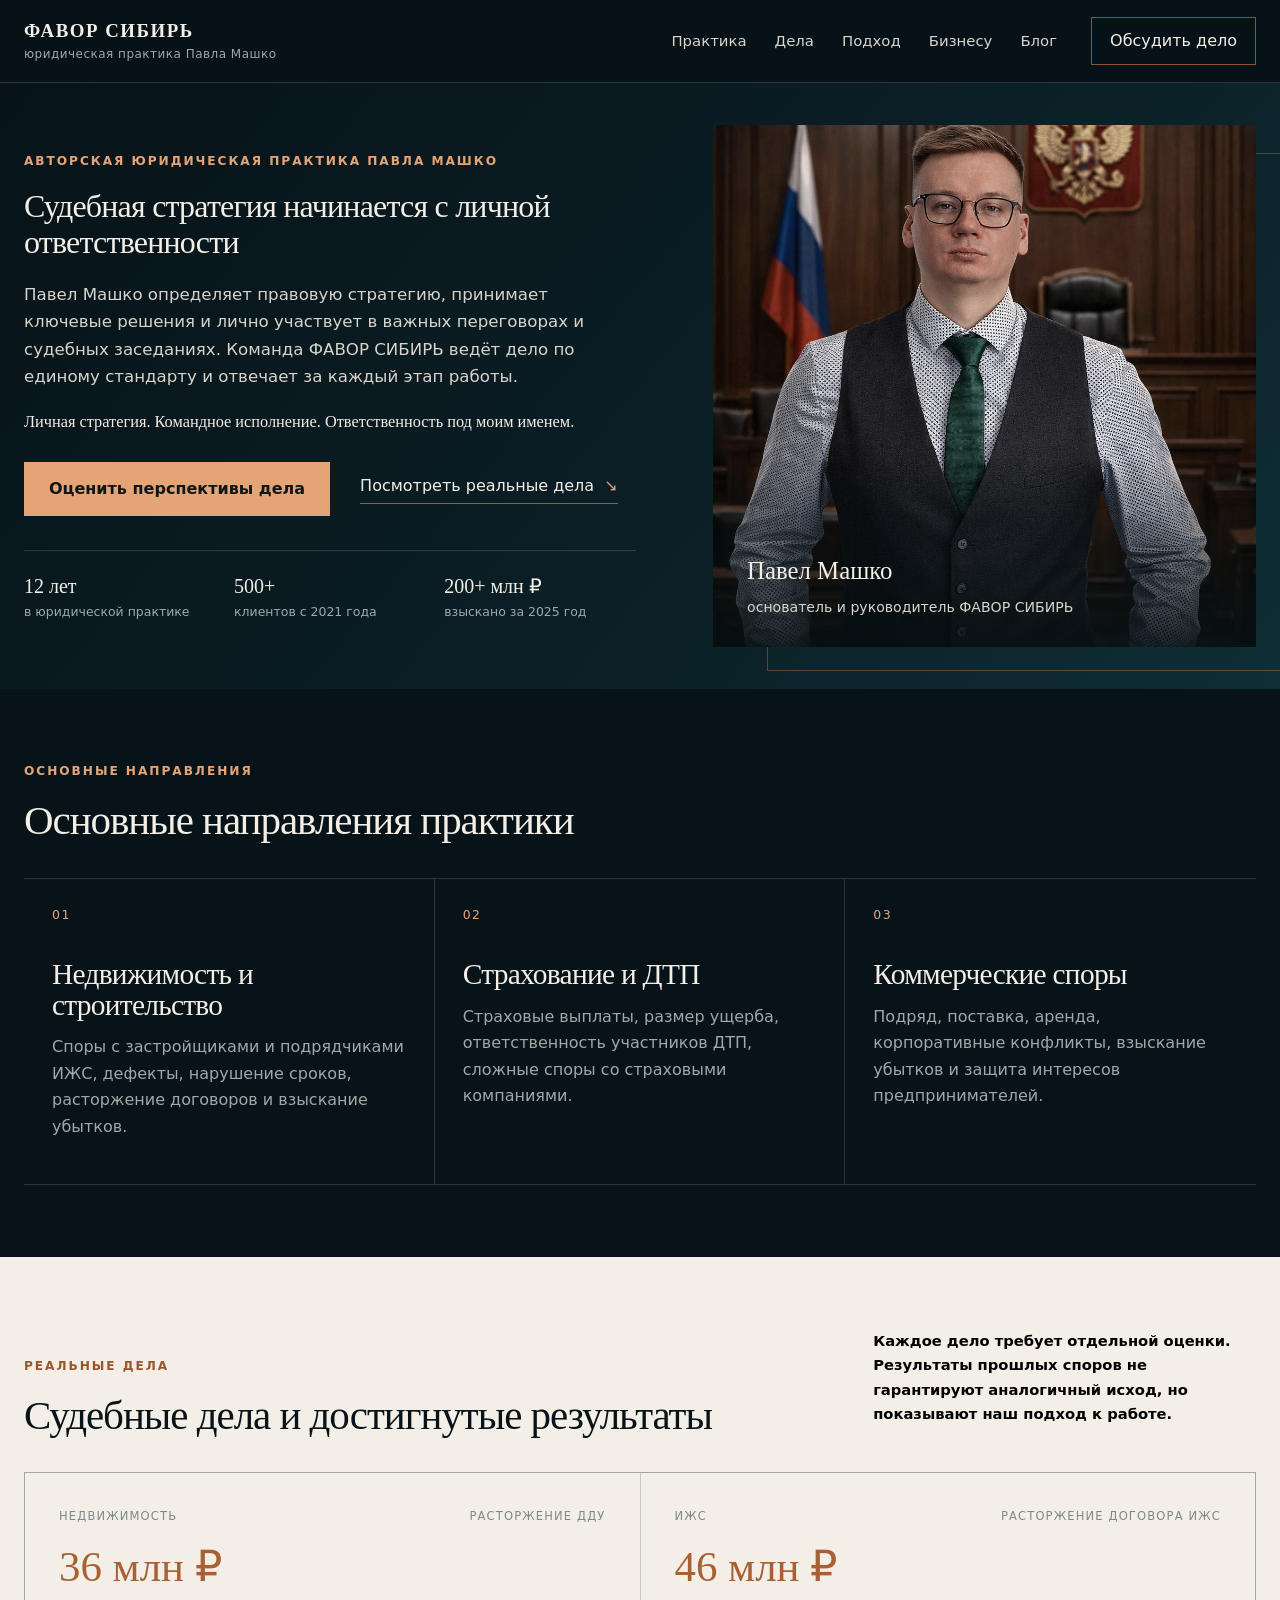
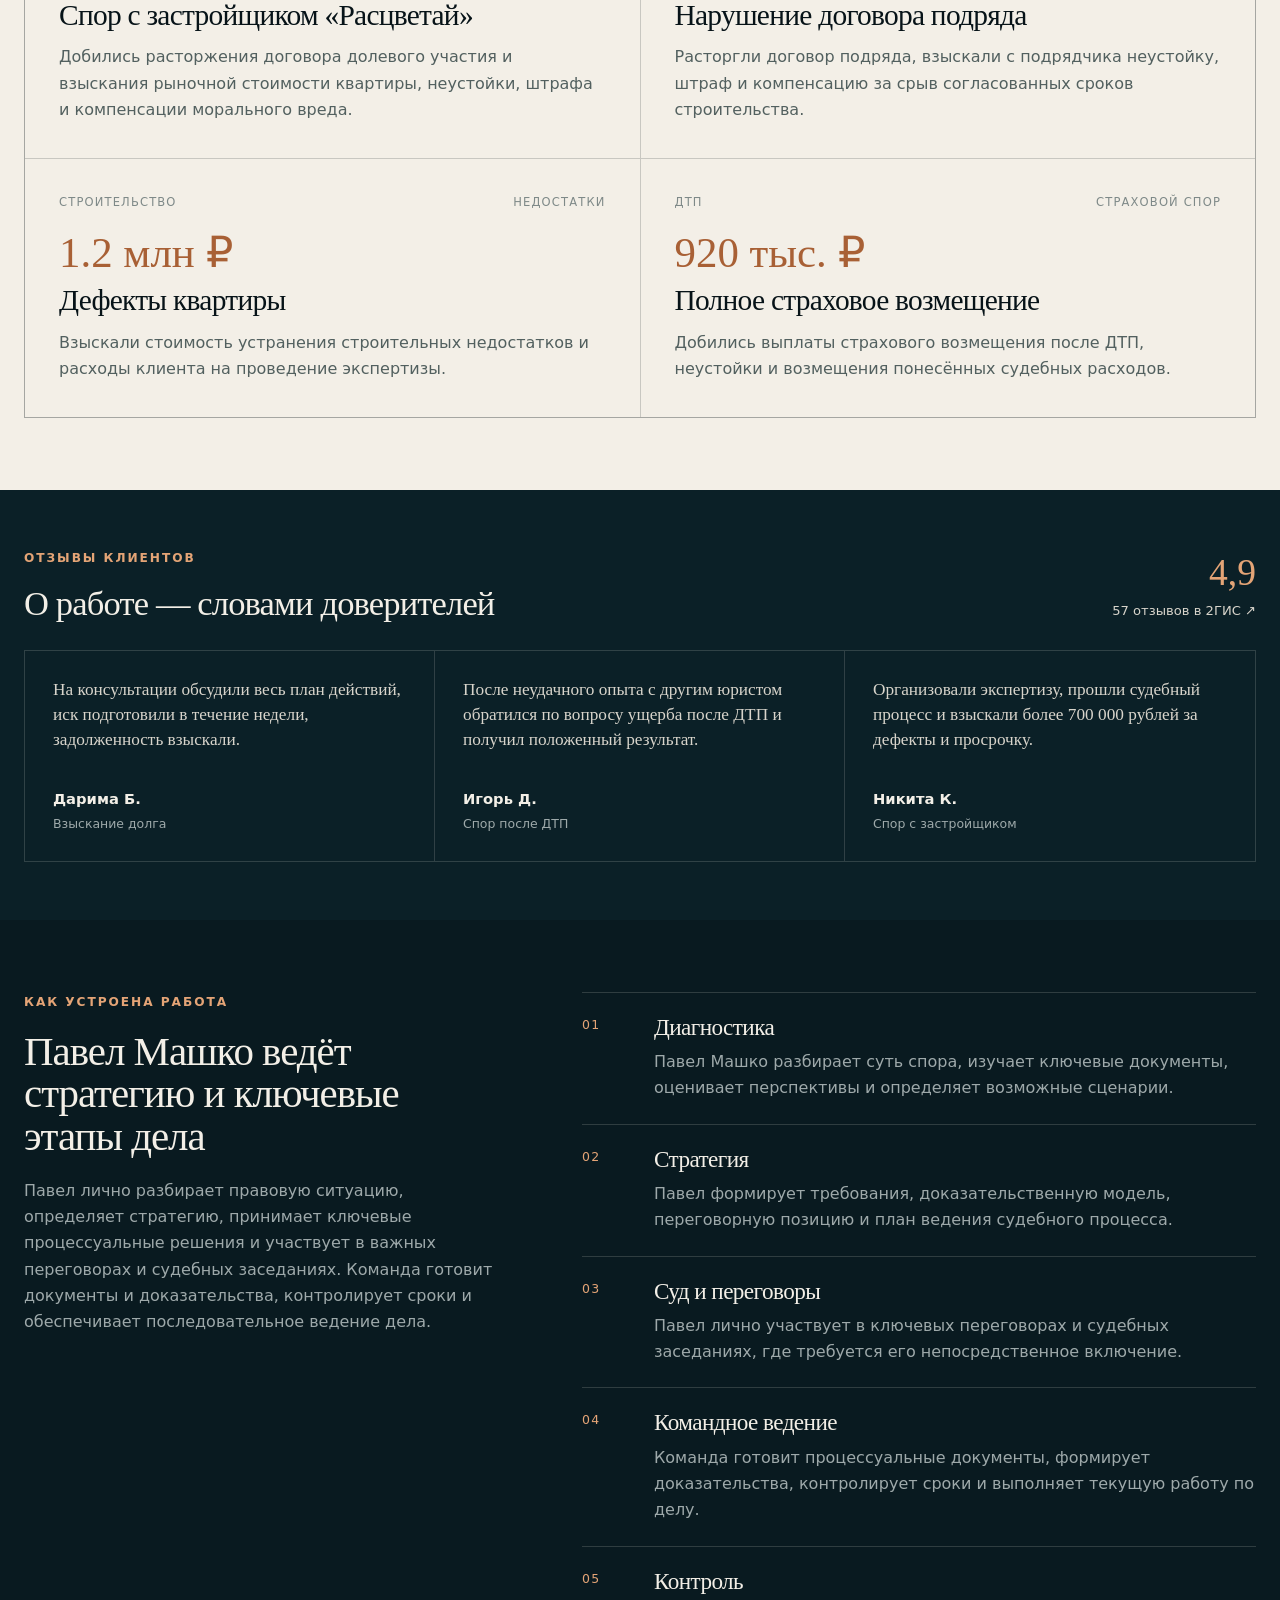
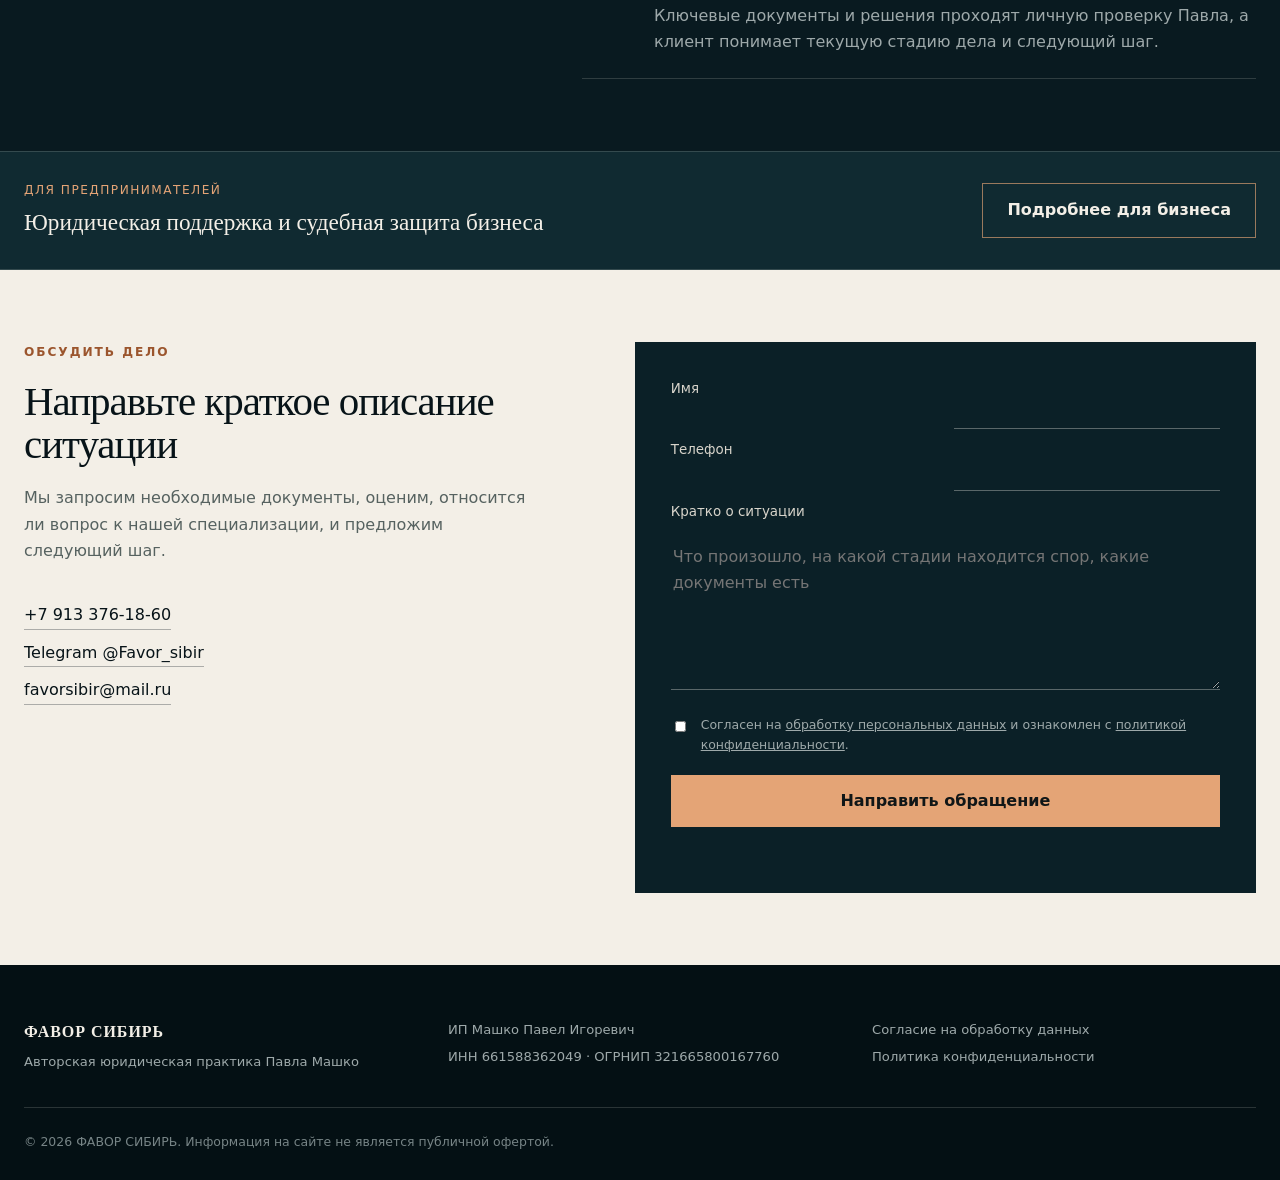
<file: index.html>
<!doctype html>
<html lang="ru">
<head>
  <meta charset="utf-8">
  <meta name="viewport" content="width=device-width, initial-scale=1">
  <title>ФАВОР СИБИРЬ — авторская юридическая практика Павла Машко</title>
  <meta name="description" content="Авторская юридическая практика Павла Машко. Споры в сфере недвижимости и строительства, страхования и ДТП, коммерческие и арбитражные споры.">
  <meta name="theme-color" content="#081419">
  <link rel="icon" type="image/png" sizes="32x32" href="favicon-32x32.png">
  <link rel="stylesheet" href="styles.css?v=6">
</head>
<body>
  <a class="skip-link" href="#main">Перейти к содержанию</a>
  <header class="site-header" id="top">
    <div class="shell header-inner">
      <a class="brand" href="index.html" aria-label="ФАВОР СИБИРЬ — в начало страницы">
        <span class="brand-name">ФАВОР СИБИРЬ</span>
        <span class="brand-subtitle">юридическая практика Павла Машко</span>
      </a>
      <button class="menu-button" type="button" aria-expanded="false" aria-controls="site-nav">Меню</button>
      <nav class="site-nav" id="site-nav" aria-label="Основная навигация">
        <a href="#practice">Практика</a>
        <a href="#cases">Дела</a>
        <a href="#approach">Подход</a>
        <a href="business.html">Бизнесу</a>
        <a href="https://t.me/pavelmashko" target="_blank" rel="noreferrer">Блог</a>
      </nav>
      <a class="header-contact" href="#contact">Обсудить дело</a>
    </div>
  </header>

  <main id="main">
    <section class="hero">
      <div class="shell hero-grid">
        <div class="hero-copy reveal">
          <p class="eyebrow">Авторская юридическая практика Павла Машко</p>
          <h1>Судебная стратегия начинается с личной ответственности</h1>
          <p class="hero-lead">Павел Машко определяет правовую стратегию, принимает ключевые решения и лично участвует в важных переговорах и судебных заседаниях. Команда ФАВОР СИБИРЬ ведёт дело по единому стандарту и отвечает за каждый этап работы.</p>
          <p class="hero-formula">Личная стратегия. Командное исполнение. Ответственность под моим именем.</p>
          <div class="hero-actions">
            <a class="button button-primary" href="#contact">Оценить перспективы дела</a>
            <a class="text-link" href="#cases">Посмотреть реальные дела <span aria-hidden="true">↘</span></a>
          </div>
          <div class="hero-facts" aria-label="Показатели практики">
            <span><strong>12 лет</strong> в юридической практике</span>
            <span><strong>500+</strong> клиентов с 2021 года</span>
            <span><strong>200+ млн ₽</strong> взыскано за 2025 год</span>
          </div>
        </div>
        <figure class="hero-portrait reveal">
          <img src="assets/pavel-mashko.jpg" alt="Павел Машко в зале суда" width="1024" height="1536">
          <figcaption>
            <strong>Павел Машко</strong>
            <span>основатель и руководитель ФАВОР СИБИРЬ</span>
          </figcaption>
        </figure>
      </div>
    </section>

    <section class="section" id="practice">
      <div class="shell">
        <div class="section-heading reveal">
          <p class="eyebrow">Основные направления</p>
          <h2>Основные направления практики</h2>
        </div>
        <div class="practice-grid">
          <article class="practice-card reveal">
            <span class="card-number">01</span>
            <h3>Недвижимость и строительство</h3>
            <p>Споры с застройщиками и подрядчиками ИЖС, дефекты, нарушение сроков, расторжение договоров и взыскание убытков.</p>
          </article>
          <article class="practice-card reveal">
            <span class="card-number">02</span>
            <h3>Страхование и ДТП</h3>
            <p>Страховые выплаты, размер ущерба, ответственность участников ДТП, сложные споры со страховыми компаниями.</p>
          </article>
          <article class="practice-card reveal">
            <span class="card-number">03</span>
            <h3>Коммерческие споры</h3>
            <p>Подряд, поставка, аренда, корпоративные конфликты, взыскание убытков и защита интересов предпринимателей.</p>
          </article>
        </div>
      </div>
    </section>

    <section class="section cases-section" id="cases">
      <div class="shell">
        <div class="section-heading heading-row reveal">
          <div>
            <p class="eyebrow">Реальные дела</p>
            <h2>Судебные дела и достигнутые результаты</h2>
          </div>
          <p class="heading-note">Каждое дело требует отдельной оценки. Результаты прошлых споров не гарантируют аналогичный исход, но показывают наш подход к работе.</p>
        </div>
        <div class="cases-grid">
          <article class="case-card reveal">
            <div class="case-topline"><span>Недвижимость</span><span>Расторжение ДДУ</span></div>
            <div class="case-result">36 млн ₽</div>
            <h3>Спор с застройщиком «Расцветай»</h3>
            <p>Добились расторжения договора долевого участия и взыскания рыночной стоимости квартиры, неустойки, штрафа и компенсации морального вреда.</p>
          </article>
          <article class="case-card reveal">
            <div class="case-topline"><span>ИЖС</span><span>Расторжение договора ИЖС</span></div>
            <div class="case-result">46 млн ₽</div>
            <h3>Нарушение договора подряда</h3>
            <p>Расторгли договор подряда, взыскали с подрядчика неустойку, штраф и компенсацию за срыв согласованных сроков строительства.</p>
          </article>
          <article class="case-card reveal">
            <div class="case-topline"><span>Строительство</span><span>Недостатки</span></div>
            <div class="case-result">1.2 млн ₽</div>
            <h3>Дефекты квартиры</h3>
            <p>Взыскали стоимость устранения строительных недостатков и расходы клиента на проведение экспертизы.</p>
          </article>
          <article class="case-card reveal">
            <div class="case-topline"><span>ДТП</span><span>Страховой спор</span></div>
            <div class="case-result">920 тыс. ₽</div>
            <h3>Полное страховое возмещение</h3>
            <p>Добились выплаты страхового возмещения после ДТП, неустойки и возмещения понесённых судебных расходов.</p>
          </article>
        </div>
      </div>
    </section>

    <section class="section reviews-section" id="reviews">
      <div class="shell">
        <div class="reviews-heading reveal">
          <div>
            <p class="eyebrow">Отзывы клиентов</p>
            <h2>О работе — словами доверителей</h2>
          </div>
          <a class="reviews-rating" href="https://2gis.ru/novosibirsk/firm/70000001056315569/tab/reviews" target="_blank" rel="noreferrer" aria-label="Посмотреть все отзывы о ФАВОР СИБИРЬ в 2ГИС">
            <strong>4,9</strong>
            <span>57 отзывов в 2ГИС ↗</span>
          </a>
        </div>
        <div class="reviews-grid">
          <article class="review-card reveal">
            <p>На консультации обсудили весь план действий, иск подготовили в течение недели, задолженность взыскали.</p>
            <footer><strong>Дарима Б.</strong><span>Взыскание долга</span></footer>
          </article>
          <article class="review-card reveal">
            <p>После неудачного опыта с другим юристом обратился по вопросу ущерба после ДТП и получил положенный результат.</p>
            <footer><strong>Игорь Д.</strong><span>Спор после ДТП</span></footer>
          </article>
          <article class="review-card reveal">
            <p>Организовали экспертизу, прошли судебный процесс и взыскали более 700 000 рублей за дефекты и просрочку.</p>
            <footer><strong>Никита К.</strong><span>Спор с застройщиком</span></footer>
          </article>
        </div>
      </div>
    </section>

    <section class="section approach-section" id="approach">
      <div class="shell approach-grid">
        <div class="section-heading sticky-heading reveal">
          <p class="eyebrow">Как устроена работа</p>
          <h2>Павел Машко ведёт стратегию и ключевые этапы дела</h2>
          <p>Павел лично разбирает правовую ситуацию, определяет стратегию, принимает ключевые процессуальные решения и участвует в важных переговорах и судебных заседаниях. Команда готовит документы и доказательства, контролирует сроки и обеспечивает последовательное ведение дела.</p>
        </div>
        <ol class="steps-list">
          <li class="reveal">
            <span>01</span>
            <div><h3>Диагностика</h3><p>Павел Машко разбирает суть спора, изучает ключевые документы, оценивает перспективы и определяет возможные сценарии.</p></div>
          </li>
          <li class="reveal">
            <span>02</span>
            <div><h3>Стратегия</h3><p>Павел формирует требования, доказательственную модель, переговорную позицию и план ведения судебного процесса.</p></div>
          </li>
          <li class="reveal">
            <span>03</span>
            <div><h3>Суд и переговоры</h3><p>Павел лично участвует в ключевых переговорах и судебных заседаниях, где требуется его непосредственное включение.</p></div>
          </li>
          <li class="reveal">
            <span>04</span>
            <div><h3>Командное ведение</h3><p>Команда готовит процессуальные документы, формирует доказательства, контролирует сроки и выполняет текущую работу по делу.</p></div>
          </li>
          <li class="reveal">
            <span>05</span>
            <div><h3>Контроль</h3><p>Ключевые документы и решения проходят личную проверку Павла, а клиент понимает текущую стадию дела и следующий шаг.</p></div>
          </li>
        </ol>
      </div>
    </section>

    <aside class="business-strip" id="business">
      <div class="shell business-strip-inner reveal">
        <div><span>Для предпринимателей</span><strong>Юридическая поддержка и судебная защита бизнеса</strong></div>
        <a class="button button-outline" href="business.html">Подробнее для бизнеса</a>
      </div>
    </aside>

    <section class="section contact-section" id="contact">
      <div class="shell contact-grid">
        <div class="contact-copy reveal">
          <p class="eyebrow">Обсудить дело</p>
          <h2>Направьте краткое описание ситуации</h2>
          <p>Мы запросим необходимые документы, оценим, относится ли вопрос к нашей специализации, и предложим следующий шаг.</p>
          <div class="direct-contacts">
            <a href="tel:+79133761860">+7 913 376-18-60</a>
            <a href="https://t.me/Favor_sibir" target="_blank" rel="noreferrer">Telegram @Favor_sibir</a>
            <a href="mailto:favorsibir@mail.ru">favorsibir@mail.ru</a>
          </div>
        </div>
        <form class="contact-form reveal" id="contact-form">
          <label for="name">Имя</label>
          <input id="name" name="name" autocomplete="name" required>
          <label for="phone">Телефон</label>
          <input id="phone" name="phone" type="tel" autocomplete="tel" required>
          <label for="message">Кратко о ситуации</label>
          <textarea id="message" name="message" rows="5" required placeholder="Что произошло, на какой стадии находится спор, какие документы есть"></textarea>
          <label class="consent"><input id="consent" type="checkbox" required><span>Согласен на <a href="privacy.html" target="_blank">обработку персональных данных</a> и ознакомлен с <a href="privacy2.html" target="_blank">политикой конфиденциальности</a>.</span></label>
          <button class="button button-primary" type="submit">Направить обращение</button>
          <p class="form-status" id="form-status" role="status" aria-live="polite"></p>
        </form>
      </div>
    </section>
  </main>

  <footer class="site-footer">
    <div class="shell footer-grid">
      <div><strong>ФАВОР СИБИРЬ</strong><span>Авторская юридическая практика Павла Машко</span></div>
      <div><span>ИП Машко Павел Игоревич</span><span>ИНН 661588362049 · ОГРНИП 321665800167760</span></div>
      <div><a href="privacy.html">Согласие на обработку данных</a><a href="privacy2.html">Политика конфиденциальности</a></div>
    </div>
    <div class="shell footer-bottom">© 2026 ФАВОР СИБИРЬ. Информация на сайте не является публичной офертой.</div>
  </footer>
  <script src="script.js"></script>
</body>
</html>
</file>
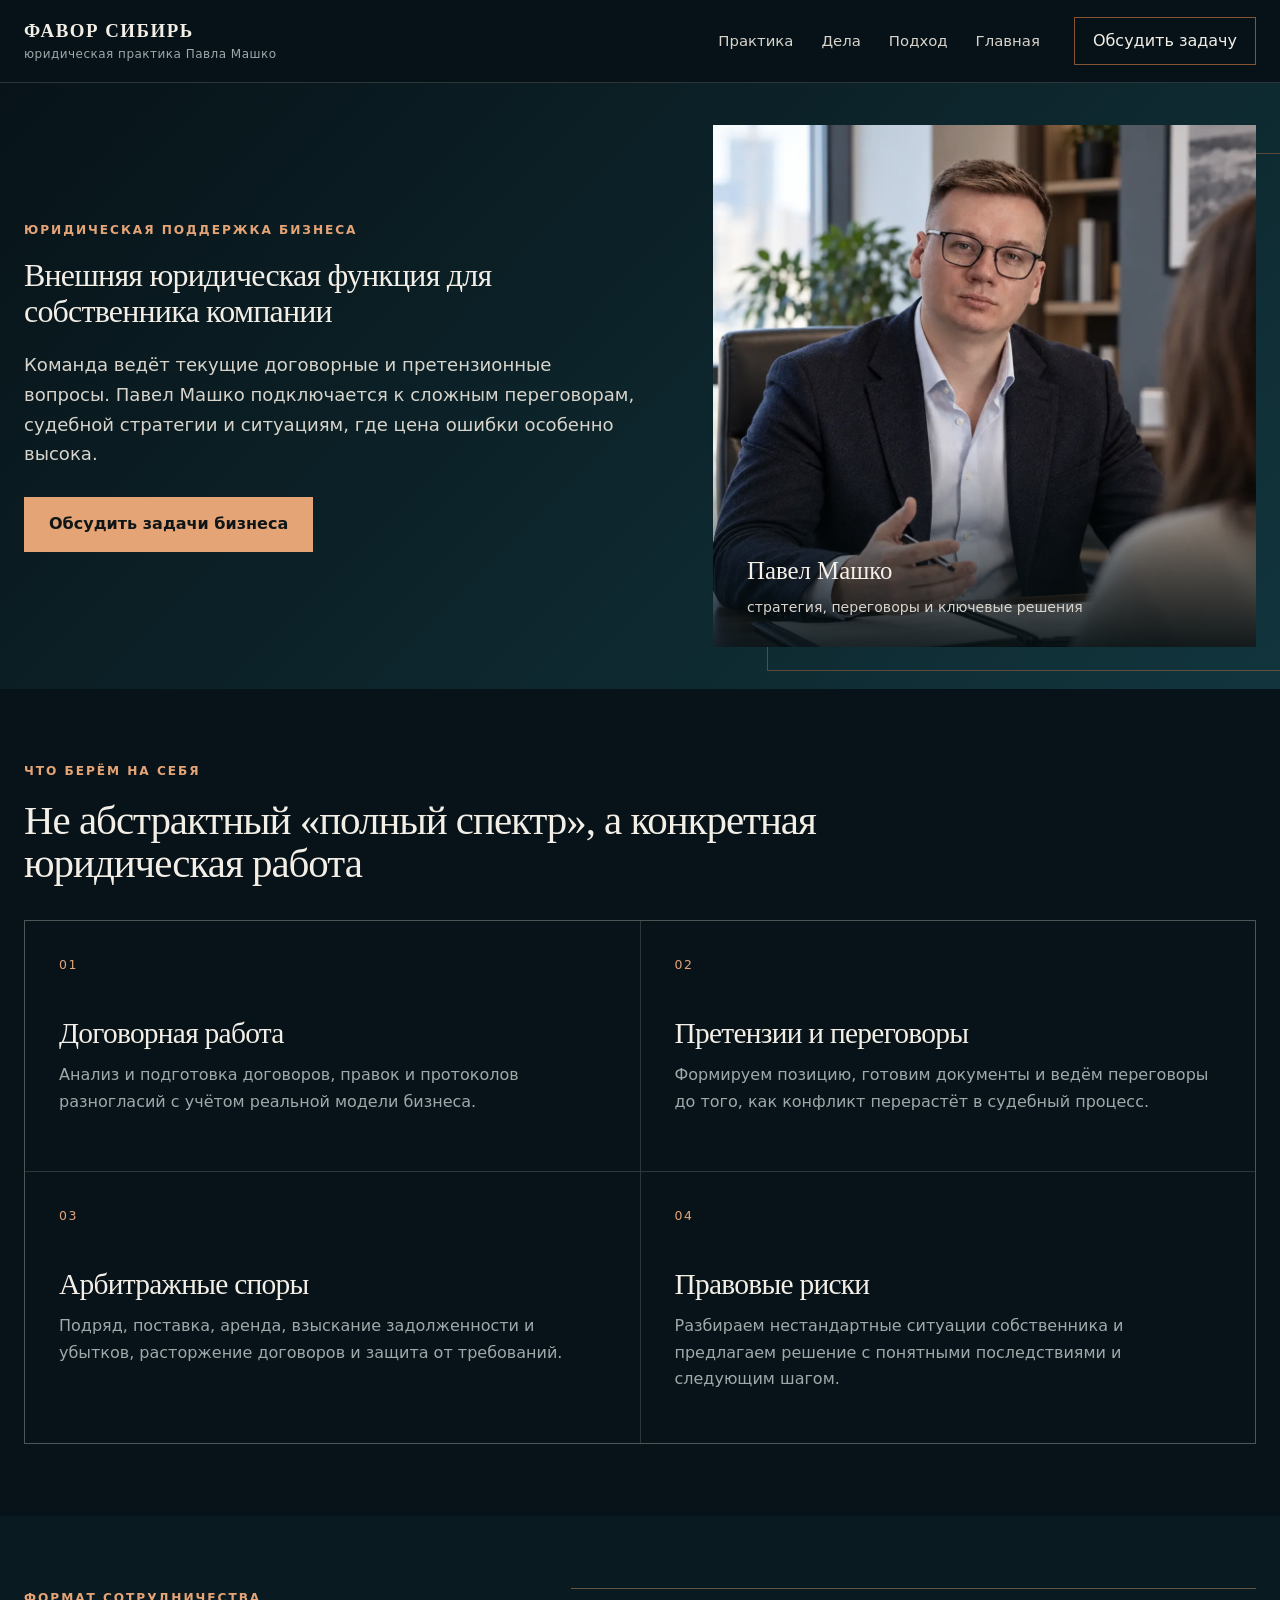
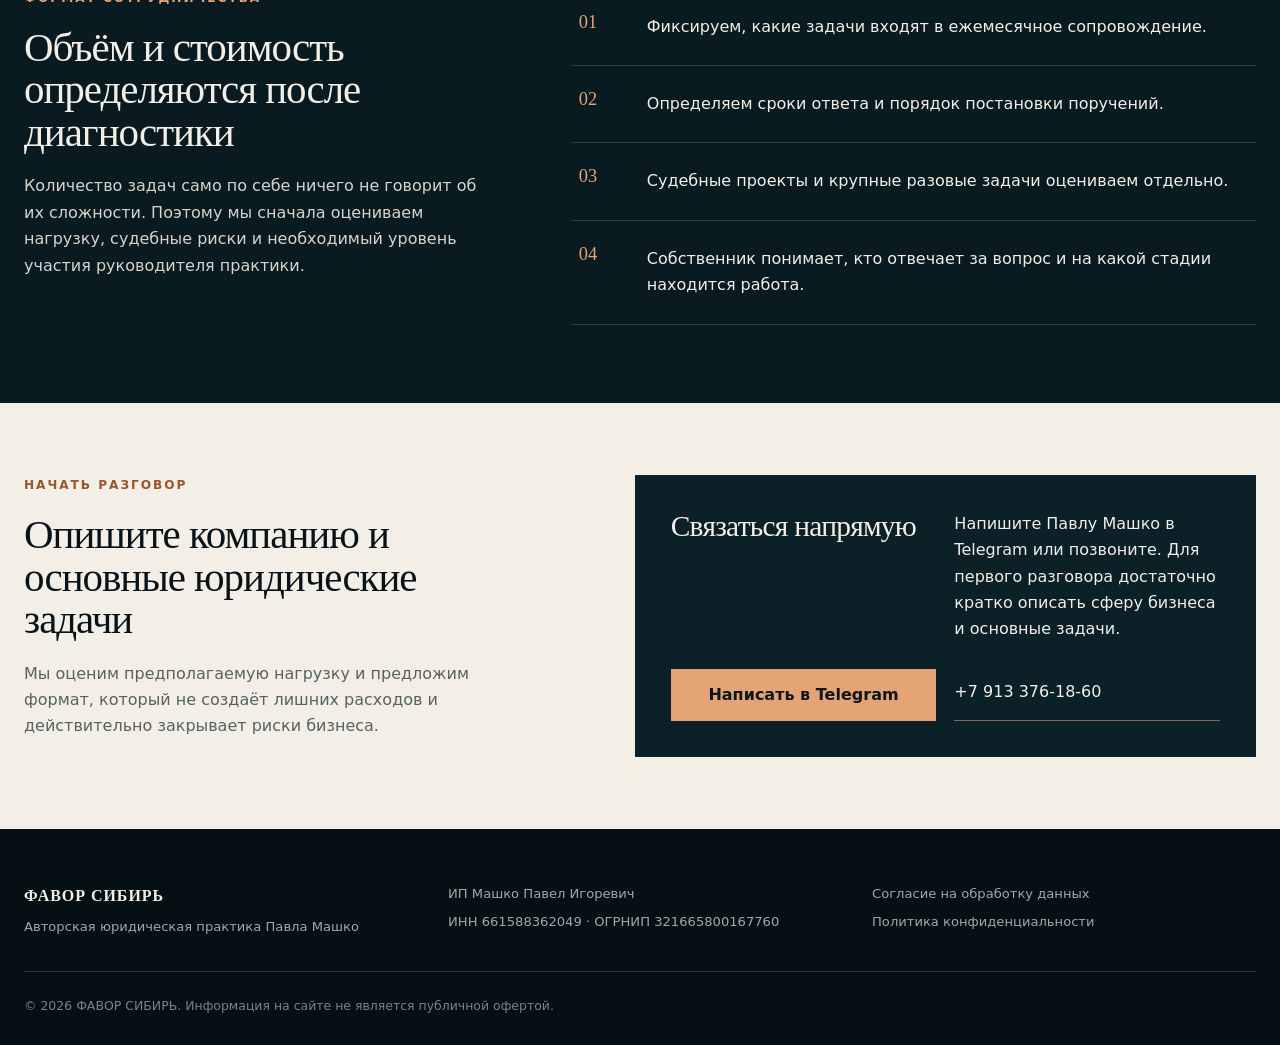
<file: business.html>
<!doctype html>
<html lang="ru">
<head>
  <meta charset="utf-8">
  <meta name="viewport" content="width=device-width, initial-scale=1">
  <title>Юридическая поддержка бизнеса — ФАВОР СИБИРЬ</title>
  <meta name="description" content="Юридическая поддержка предпринимателей и судебная защита бизнеса под руководством Павла Машко.">
  <meta name="theme-color" content="#081419">
  <link rel="icon" type="image/png" sizes="32x32" href="favicon-32x32.png">
  <link rel="stylesheet" href="styles.css?v=6">
  <style>
    .business-conditions .business-conditions-list {
      counter-reset: cooperation-step;
      display: grid;
      gap: 0;
      align-self: start;
      background: transparent;
      border-top: 1px solid rgba(228, 164, 118, .42);
    }

    .business-conditions .business-conditions-list p {
      counter-increment: cooperation-step;
      position: relative;
      margin: 0;
      padding: 25px 24px 25px 76px;
      background: transparent;
      border-bottom: 1px solid rgba(243, 239, 231, .16);
      color: var(--paper);
      font-size: 1rem;
    }

    .business-conditions .business-conditions-list p::before {
      content: "0" counter(cooperation-step);
      position: absolute;
      left: 8px;
      top: 24px;
      color: var(--copper-light);
      font-family: var(--serif);
      font-size: 1.15rem;
      line-height: 1;
    }

    @media (max-width: 780px) {
      .business-conditions .business-conditions-list p {
        padding: 22px 10px 22px 58px;
      }

      .business-conditions .business-conditions-list p::before {
        left: 4px;
        top: 22px;
      }
    }
  </style>
</head>
<body>
  <header class="site-header">
    <div class="shell header-inner">
      <a class="brand" href="index.html">
        <span class="brand-name">ФАВОР СИБИРЬ</span>
        <span class="brand-subtitle">юридическая практика Павла Машко</span>
      </a>
      <nav class="site-nav" id="site-nav" aria-label="Основная навигация">
        <a href="index.html#practice">Практика</a>
        <a href="index.html#cases">Дела</a>
        <a href="index.html#approach">Подход</a>
        <a href="index.html">Главная</a>
      </nav>
      <a class="header-contact" href="index.html#contact">Обсудить задачу</a>
    </div>
  </header>

  <main>
    <section class="business-hero">
      <div class="shell business-hero-grid">
        <div class="business-hero-copy reveal">
          <div class="section-heading">
            <p class="eyebrow">Юридическая поддержка бизнеса</p>
            <h1>Внешняя юридическая функция для собственника компании</h1>
            <p>Команда ведёт текущие договорные и претензионные вопросы. Павел Машко подключается к сложным переговорам, судебной стратегии и ситуациям, где цена ошибки особенно высока.</p>
          </div>
          <a class="button button-primary" href="index.html#contact">Обсудить задачи бизнеса</a>
        </div>
        <figure class="hero-portrait business-portrait reveal">
          <img src="assets/pavel-business.webp" alt="Павел Машко на встрече с клиентом" width="1122" height="1402">
          <figcaption>
            <strong>Павел Машко</strong>
            <span>стратегия, переговоры и ключевые решения</span>
          </figcaption>
        </figure>
      </div>
    </section>

    <section class="section">
      <div class="shell">
        <div class="section-heading reveal">
          <p class="eyebrow">Что берём на себя</p>
          <h2>Не абстрактный «полный спектр», а конкретная юридическая работа</h2>
        </div>
        <div class="business-services">
          <article class="business-service reveal"><span class="card-number">01</span><h3>Договорная работа</h3><p>Анализ и подготовка договоров, правок и протоколов разногласий с учётом реальной модели бизнеса.</p></article>
          <article class="business-service reveal"><span class="card-number">02</span><h3>Претензии и переговоры</h3><p>Формируем позицию, готовим документы и ведём переговоры до того, как конфликт перерастёт в судебный процесс.</p></article>
          <article class="business-service reveal"><span class="card-number">03</span><h3>Арбитражные споры</h3><p>Подряд, поставка, аренда, взыскание задолженности и убытков, расторжение договоров и защита от требований.</p></article>
          <article class="business-service reveal"><span class="card-number">04</span><h3>Правовые риски</h3><p>Разбираем нестандартные ситуации собственника и предлагаем решение с понятными последствиями и следующим шагом.</p></article>
        </div>
      </div>
    </section>

    <section class="section approach-section">
      <div class="shell business-conditions">
        <div class="section-heading reveal">
          <p class="eyebrow">Формат сотрудничества</p>
          <h2>Объём и стоимость определяются после диагностики</h2>
          <p>Количество задач само по себе ничего не говорит об их сложности. Поэтому мы сначала оцениваем нагрузку, судебные риски и необходимый уровень участия руководителя практики.</p>
        </div>
        <div class="business-conditions-list reveal">
          <p>Фиксируем, какие задачи входят в ежемесячное сопровождение.</p>
          <p>Определяем сроки ответа и порядок постановки поручений.</p>
          <p>Судебные проекты и крупные разовые задачи оцениваем отдельно.</p>
          <p>Собственник понимает, кто отвечает за вопрос и на какой стадии находится работа.</p>
        </div>
      </div>
    </section>

    <section class="section contact-section">
      <div class="shell contact-grid">
        <div class="contact-copy reveal">
          <p class="eyebrow">Начать разговор</p>
          <h2>Опишите компанию и основные юридические задачи</h2>
          <p>Мы оценим предполагаемую нагрузку и предложим формат, который не создаёт лишних расходов и действительно закрывает риски бизнеса.</p>
        </div>
        <div class="contact-form reveal">
          <h3>Связаться напрямую</h3>
          <p>Напишите Павлу Машко в Telegram или позвоните. Для первого разговора достаточно кратко описать сферу бизнеса и основные задачи.</p>
          <a class="button button-primary" href="https://t.me/Favor_sibir" target="_blank" rel="noreferrer">Написать в Telegram</a>
          <a class="text-link" href="tel:+79133761860">+7 913 376-18-60</a>
        </div>
      </div>
    </section>
  </main>

  <footer class="site-footer">
    <div class="shell footer-grid">
      <div><strong>ФАВОР СИБИРЬ</strong><span>Авторская юридическая практика Павла Машко</span></div>
      <div><span>ИП Машко Павел Игоревич</span><span>ИНН 661588362049 · ОГРНИП 321665800167760</span></div>
      <div><a href="privacy.html">Согласие на обработку данных</a><a href="privacy2.html">Политика конфиденциальности</a></div>
    </div>
    <div class="shell footer-bottom">© 2026 ФАВОР СИБИРЬ. Информация на сайте не является публичной офертой.</div>
  </footer>
  <script src="script.js"></script>
</body>
</html>
</file>
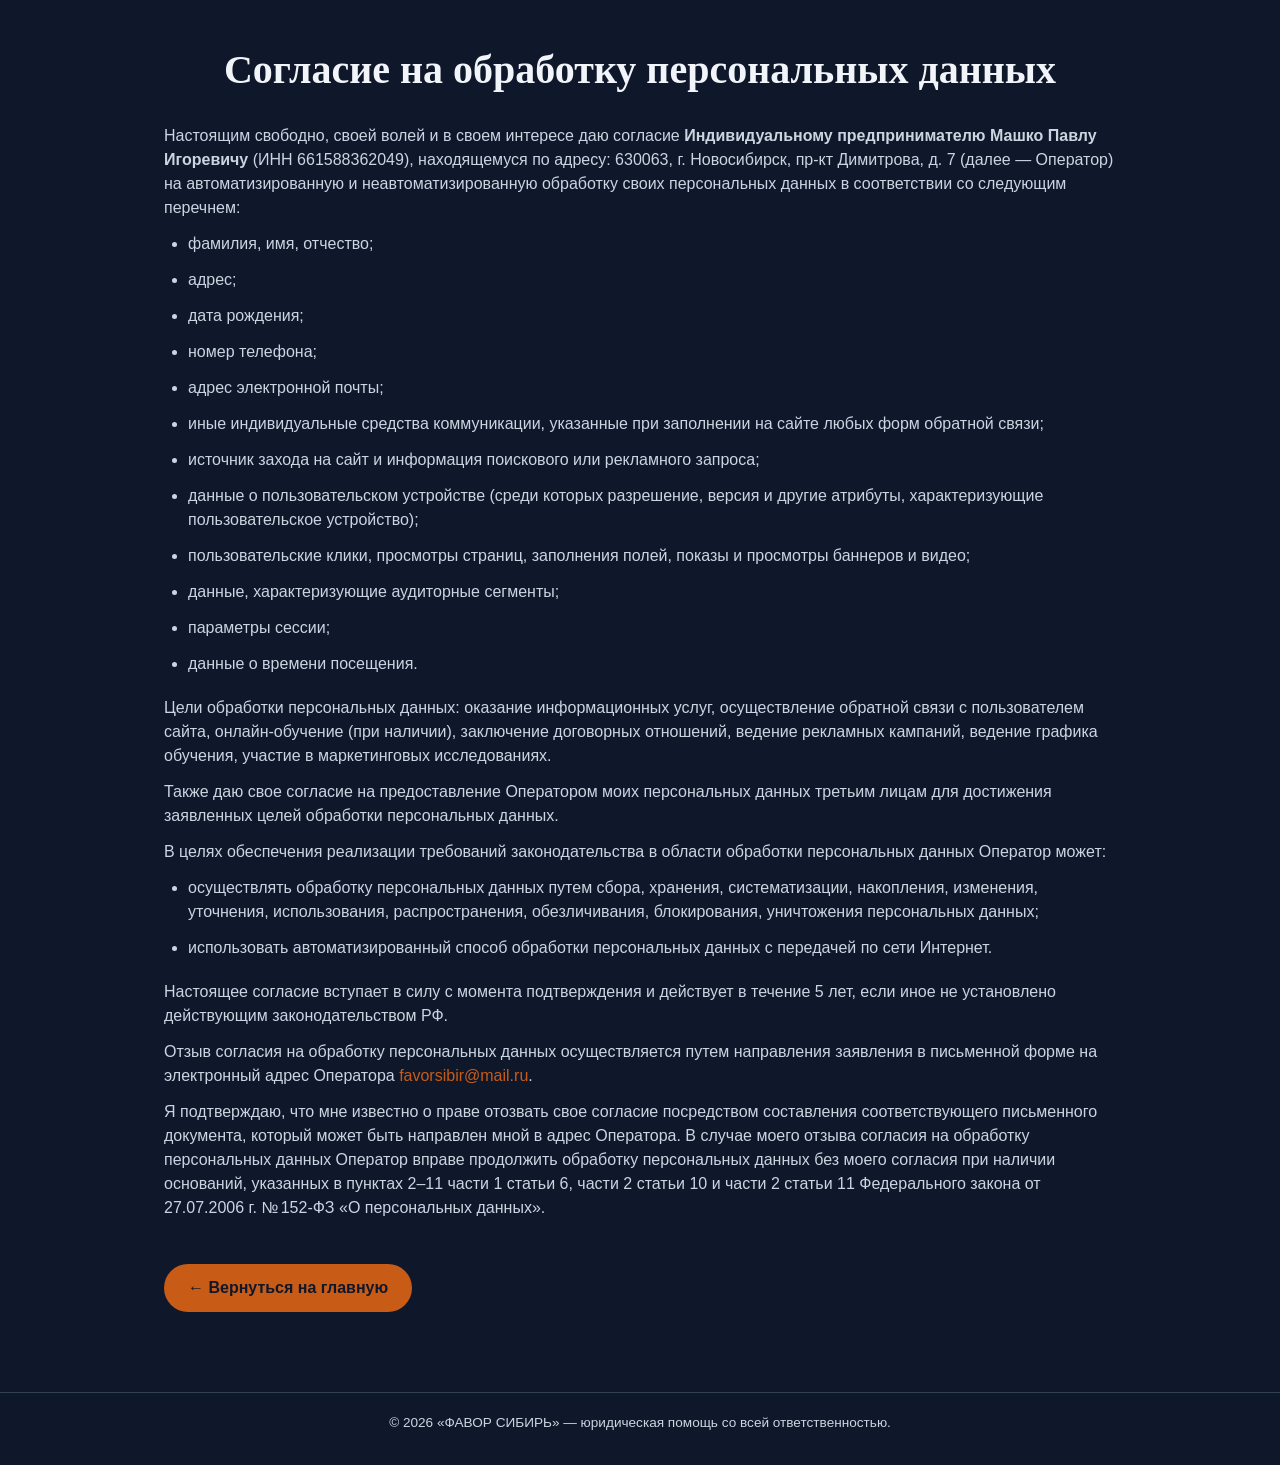
<file: privacy.html>
<!DOCTYPE html>
<html lang="ru">
<head>
    <meta charset="UTF-8">
    <meta name="viewport" content="width=device-width, initial-scale=1.0, user-scalable=yes">
    <title>Согласие на обработку персональных данных | ФАВОР СИБИРЬ</title>
    <link rel="icon" type="image/png" sizes="32x32" href="favicon-32x32.png">
    <style>
        * {
            margin: 0;
            padding: 0;
            box-sizing: border-box;
        }
        body {
            font-family: 'Inter', -apple-system, BlinkMacSystemFont, 'Segoe UI', Roboto, Helvetica, Arial, sans-serif;
            line-height: 1.5;
            color: #e2e8f0;
            background-color: #0f172a;
        }
        .container {
            max-width: 1000px;
            margin: 0 auto;
            padding: 40px 24px;
        }
        h1 {
            font-family: 'Cormorant Garamond', serif;
            font-size: 2.5rem;
            margin-bottom: 24px;
            color: #f1f5f9;
            text-align: center;
        }
        h2 {
            font-size: 1.5rem;
            margin: 32px 0 16px;
            color: #c85c17;
            border-left: 4px solid #c85c17;
            padding-left: 16px;
        }
        p, li {
            color: #cbd5e1;
            margin-bottom: 12px;
        }
        ul, ol {
            margin-left: 24px;
            margin-bottom: 20px;
        }
        a {
            color: #c85c17;
            text-decoration: none;
        }
        a:hover {
            text-decoration: underline;
        }
        .back-link {
            display: inline-block;
            margin-top: 32px;
            background: #c85c17;
            color: #0f172a;
            padding: 12px 24px;
            border-radius: 40px;
            font-weight: 600;
            text-decoration: none;
            transition: 0.2s;
        }
        .back-link:hover {
            background: #a44510;
            color: white;
            text-decoration: none;
        }
        footer {
            text-align: center;
            margin-top: 40px;
            padding: 20px 0;
            border-top: 1px solid #334155;
            font-size: 0.85rem;
            color: #94a3b8;
        }
        @media (max-width: 640px) {
            h1 { font-size: 1.8rem; }
            .container { padding: 24px 16px; }
        }
    </style>
</head>
<body>
    <div class="container">
        <h1>Согласие на обработку персональных данных</h1>
        
        <p>Настоящим свободно, своей волей и в своем интересе даю согласие <strong>Индивидуальному предпринимателю Машко Павлу Игоревичу</strong> (ИНН 661588362049), находящемуся по адресу: 630063, г. Новосибирск, пр-кт Димитрова, д. 7 (далее — Оператор) на автоматизированную и неавтоматизированную обработку своих персональных данных в соответствии со следующим перечнем:</p>
        
        <ul>
            <li>фамилия, имя, отчество;</li>
            <li>адрес;</li>
            <li>дата рождения;</li>
            <li>номер телефона;</li>
            <li>адрес электронной почты;</li>
            <li>иные индивидуальные средства коммуникации, указанные при заполнении на сайте любых форм обратной связи;</li>
            <li>источник захода на сайт и информация поискового или рекламного запроса;</li>
            <li>данные о пользовательском устройстве (среди которых разрешение, версия и другие атрибуты, характеризующие пользовательское устройство);</li>
            <li>пользовательские клики, просмотры страниц, заполнения полей, показы и просмотры баннеров и видео;</li>
            <li>данные, характеризующие аудиторные сегменты;</li>
            <li>параметры сессии;</li>
            <li>данные о времени посещения.</li>
        </ul>
        
        <p>Цели обработки персональных данных: оказание информационных услуг, осуществление обратной связи с пользователем сайта, онлайн‑обучение (при наличии), заключение договорных отношений, ведение рекламных кампаний, ведение графика обучения, участие в маркетинговых исследованиях.</p>
        
        <p>Также даю свое согласие на предоставление Оператором моих персональных данных третьим лицам для достижения заявленных целей обработки персональных данных.</p>
        
        <p>В целях обеспечения реализации требований законодательства в области обработки персональных данных Оператор может:</p>
        <ul>
            <li>осуществлять обработку персональных данных путем сбора, хранения, систематизации, накопления, изменения, уточнения, использования, распространения, обезличивания, блокирования, уничтожения персональных данных;</li>
            <li>использовать автоматизированный способ обработки персональных данных с передачей по сети Интернет.</li>
        </ul>
        
        <p>Настоящее согласие вступает в силу с момента подтверждения и действует в течение 5 лет, если иное не установлено действующим законодательством РФ.</p>
        
        <p>Отзыв согласия на обработку персональных данных осуществляется путем направления заявления в письменной форме на электронный адрес Оператора <a href="mailto:favorsibir@mail.ru">favorsibir@mail.ru</a>.</p>
        
        <p>Я подтверждаю, что мне известно о праве отозвать свое согласие посредством составления соответствующего письменного документа, который может быть направлен мной в адрес Оператора. В случае моего отзыва согласия на обработку персональных данных Оператор вправе продолжить обработку персональных данных без моего согласия при наличии оснований, указанных в пунктах 2–11 части 1 статьи 6, части 2 статьи 10 и части 2 статьи 11 Федерального закона от 27.07.2006 г. № 152-ФЗ «О персональных данных».</p>
        
        <a href="index.html" class="back-link">← Вернуться на главную</a>
    </div>
    
    <footer>
        <div class="container" style="text-align: center; padding: 0;">
            <p>© 2026 «ФАВОР СИБИРЬ» — юридическая помощь со всей ответственностью.</p>
        </div>
    </footer>
</body>
</html>
</file>
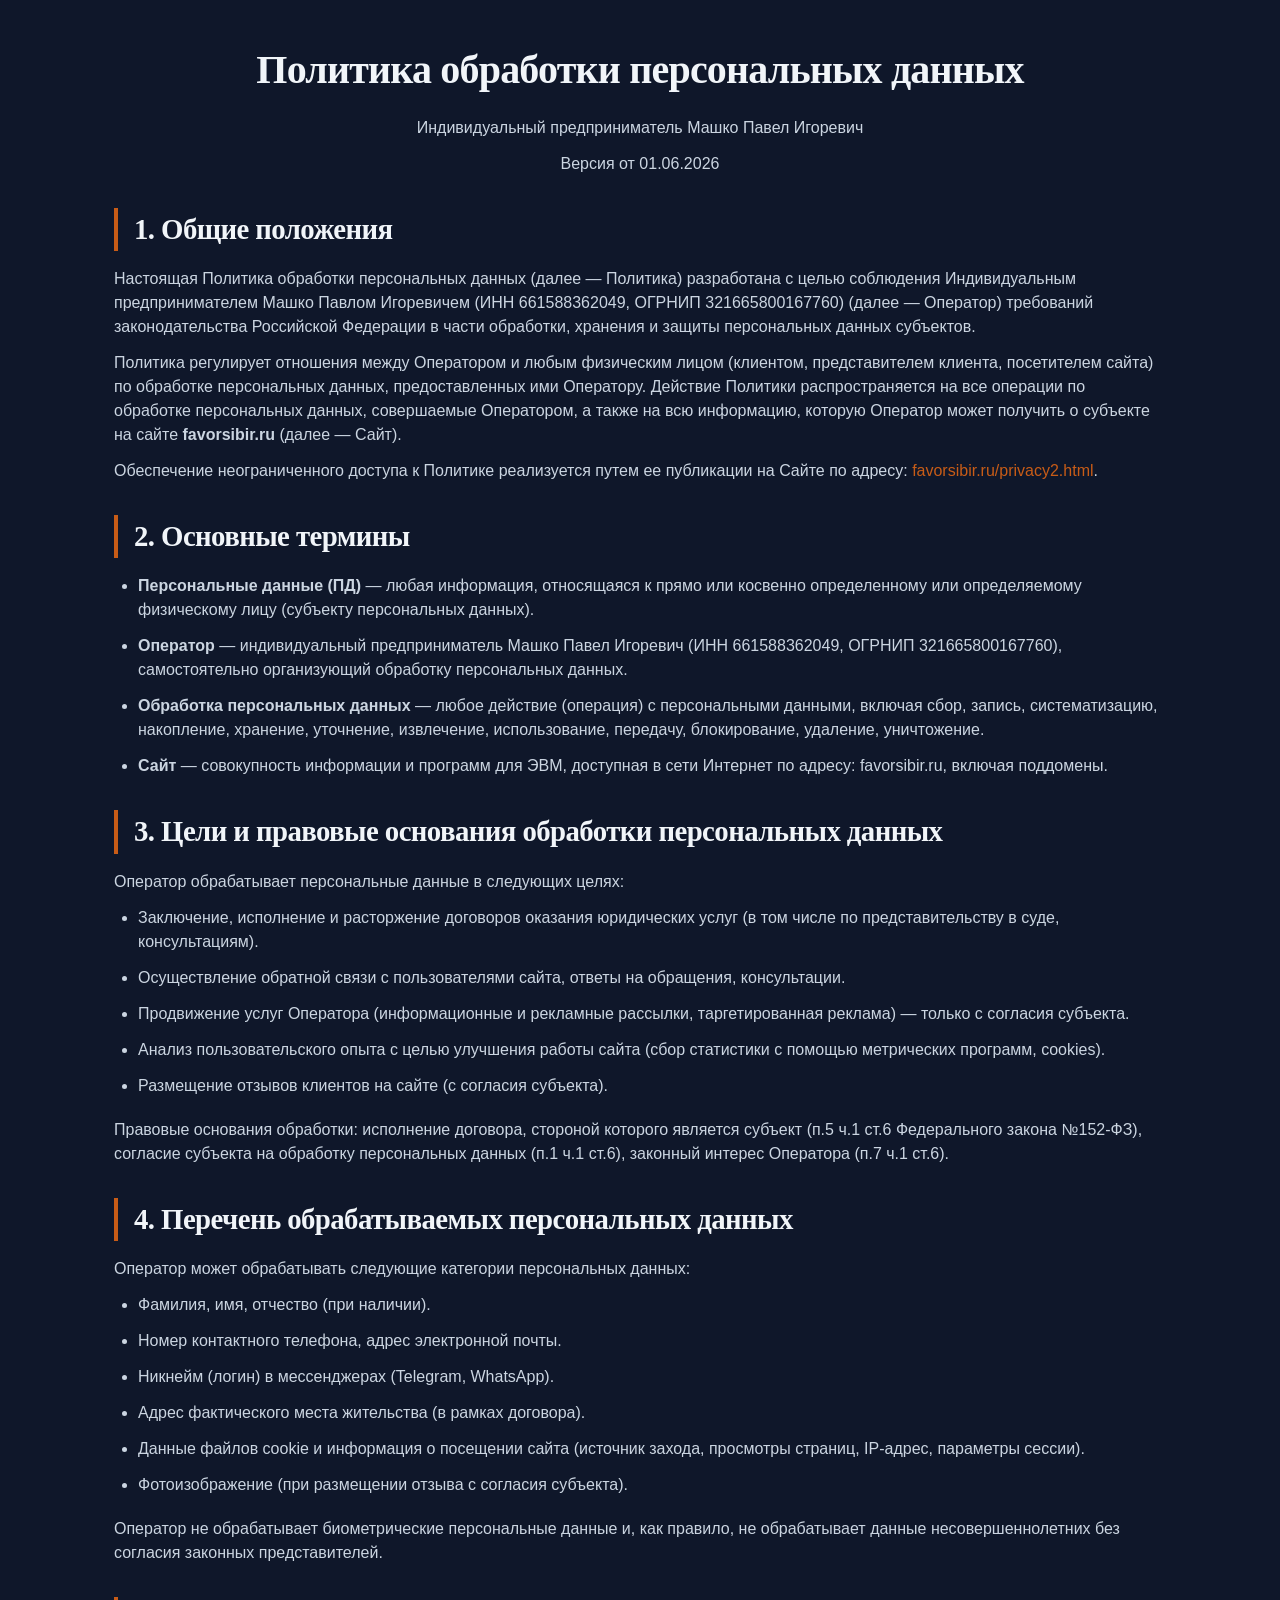
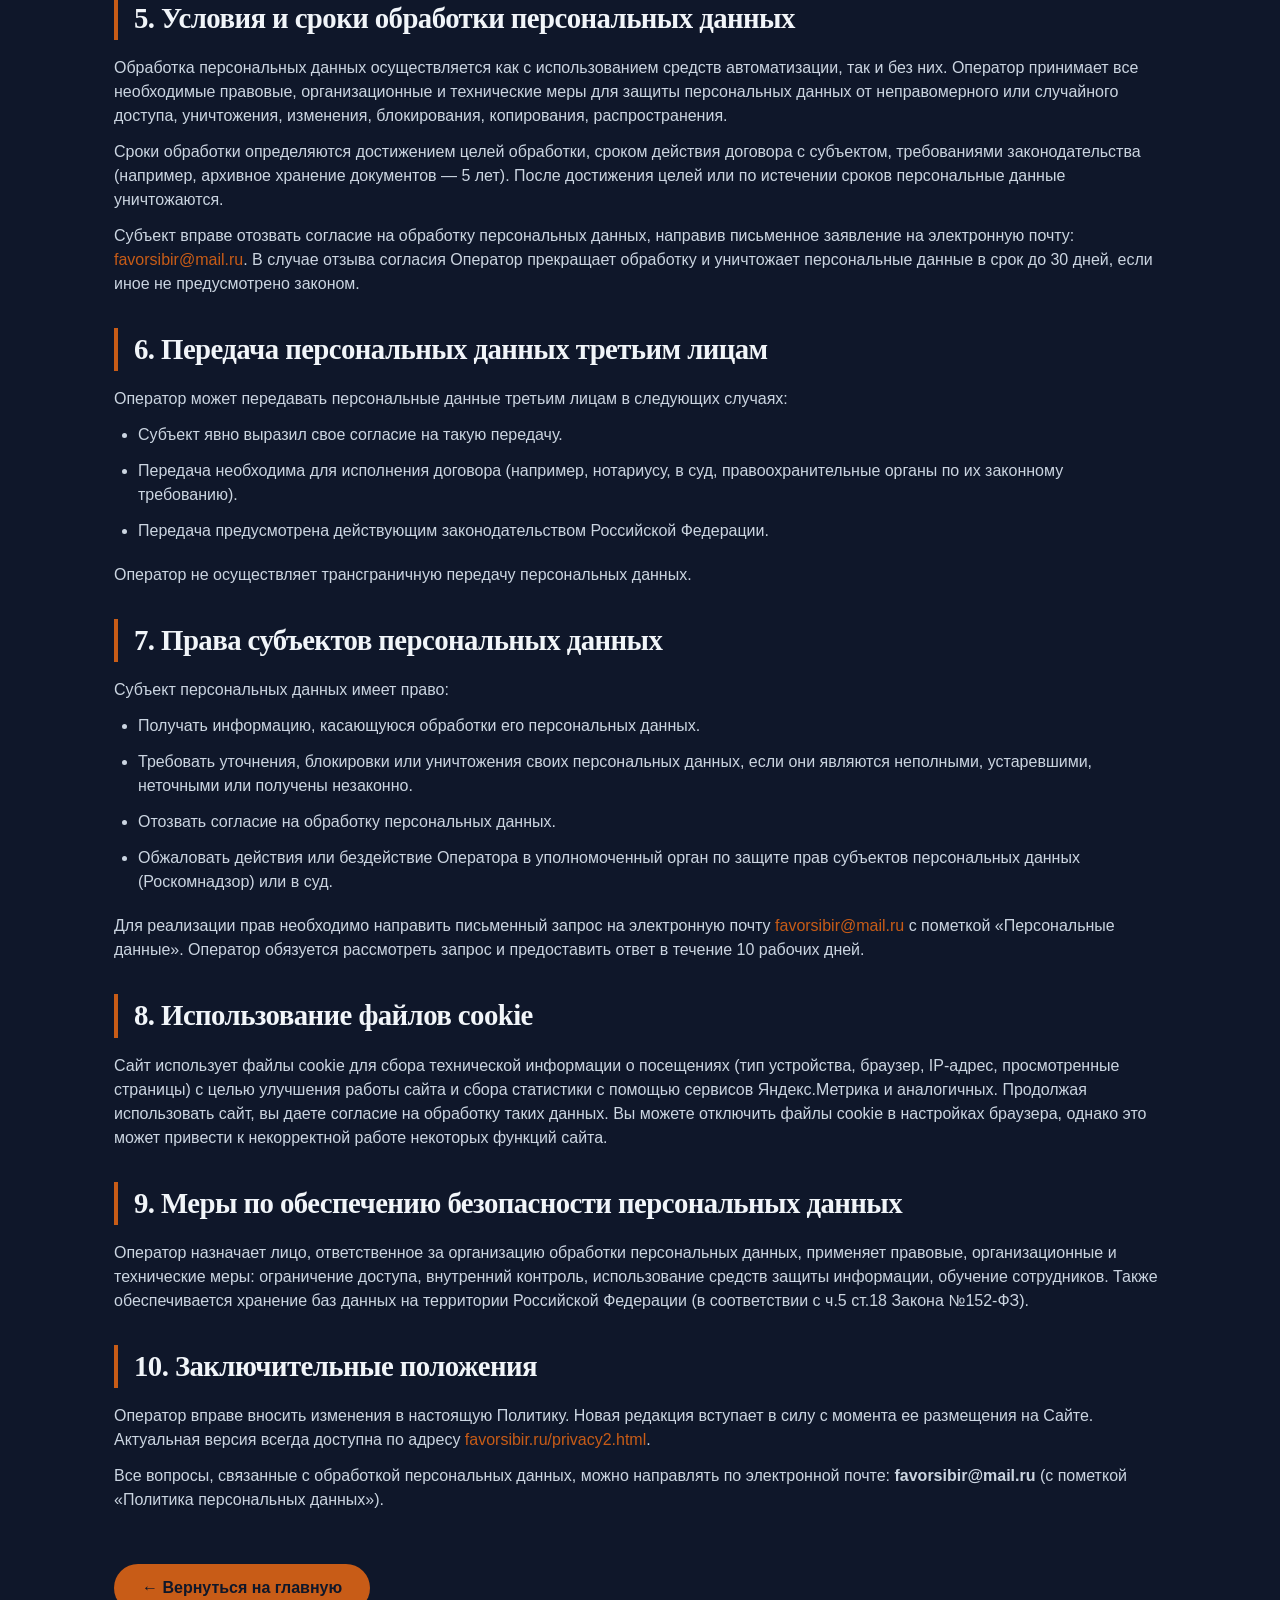
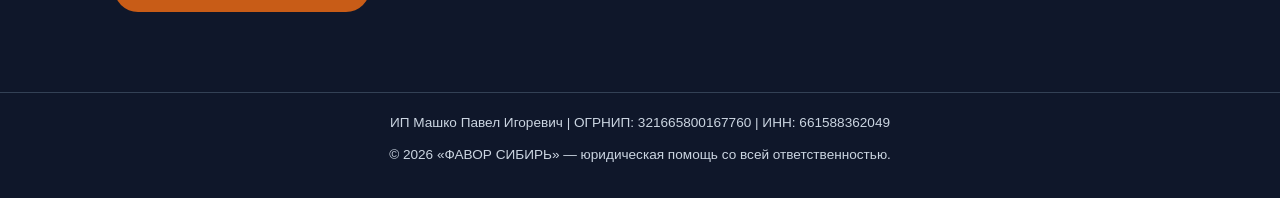
<file: privacy2.html>
<!DOCTYPE html>
<html lang="ru">
<head>
    <meta charset="UTF-8">
    <meta name="viewport" content="width=device-width, initial-scale=1.0, user-scalable=yes">
    <title>Политика обработки персональных данных | ФАВОР СИБИРЬ</title>
    <link rel="icon" type="image/png" sizes="32x32" href="favicon-32x32.png">
    <style>
        * {
            margin: 0;
            padding: 0;
            box-sizing: border-box;
        }
        body {
            font-family: 'Inter', -apple-system, BlinkMacSystemFont, 'Segoe UI', Roboto, Helvetica, Arial, sans-serif;
            line-height: 1.5;
            color: #e2e8f0;
            background-color: #0f172a;
        }
        .container {
            max-width: 1100px;
            margin: 0 auto;
            padding: 40px 24px;
        }
        h1, h2, h3 {
            font-family: 'Cormorant Garamond', serif;
            font-weight: 600;
            letter-spacing: -0.02em;
            margin-top: 32px;
            margin-bottom: 16px;
            color: #f1f5f9;
        }
        h1 {
            font-size: 2.5rem;
            text-align: center;
            margin-top: 0;
        }
        h2 {
            font-size: 1.8rem;
            border-left: 4px solid #c85c17;
            padding-left: 16px;
        }
        h3 {
            font-size: 1.4rem;
            margin-top: 24px;
        }
        p, li {
            color: #cbd5e1;
            margin-bottom: 12px;
        }
        ul, ol {
            margin-left: 24px;
            margin-bottom: 20px;
        }
        a {
            color: #c85c17;
            text-decoration: none;
        }
        a:hover {
            text-decoration: underline;
        }
        .back-link {
            display: inline-block;
            margin-top: 40px;
            background: #c85c17;
            color: #0f172a;
            padding: 12px 28px;
            border-radius: 40px;
            font-weight: 600;
            text-decoration: none;
            transition: 0.2s;
        }
        .back-link:hover {
            background: #a44510;
            color: white;
            text-decoration: none;
        }
        footer {
            text-align: center;
            margin-top: 40px;
            padding: 20px 0;
            border-top: 1px solid #334155;
            font-size: 0.85rem;
            color: #94a3b8;
        }
        .small-note {
            font-size: 0.85rem;
            color: #94a3b8;
        }
        @media (max-width: 640px) {
            h1 { font-size: 1.8rem; }
            .container { padding: 24px 16px; }
        }
    </style>
</head>
<body>
    <div class="container">
        <h1>Политика обработки персональных данных</h1>
        <p style="text-align: center;">Индивидуальный предприниматель Машко Павел Игоревич</p>
        <p style="text-align: center;">Версия от 01.06.2026</p>

        <h2>1. Общие положения</h2>
        <p>Настоящая Политика обработки персональных данных (далее — Политика) разработана с целью соблюдения Индивидуальным предпринимателем Машко Павлом Игоревичем (ИНН 661588362049, ОГРНИП 321665800167760) (далее — Оператор) требований законодательства Российской Федерации в части обработки, хранения и защиты персональных данных субъектов.</p>
        <p>Политика регулирует отношения между Оператором и любым физическим лицом (клиентом, представителем клиента, посетителем сайта) по обработке персональных данных, предоставленных ими Оператору. Действие Политики распространяется на все операции по обработке персональных данных, совершаемые Оператором, а также на всю информацию, которую Оператор может получить о субъекте на сайте <strong>favorsibir.ru</strong> (далее — Сайт).</p>
        <p>Обеспечение неограниченного доступа к Политике реализуется путем ее публикации на Сайте по адресу: <a href="privacy2.html">favorsibir.ru/privacy2.html</a>.</p>

        <h2>2. Основные термины</h2>
        <ul>
            <li><strong>Персональные данные (ПД)</strong> — любая информация, относящаяся к прямо или косвенно определенному или определяемому физическому лицу (субъекту персональных данных).</li>
            <li><strong>Оператор</strong> — индивидуальный предприниматель Машко Павел Игоревич (ИНН 661588362049, ОГРНИП 321665800167760), самостоятельно организующий обработку персональных данных.</li>
            <li><strong>Обработка персональных данных</strong> — любое действие (операция) с персональными данными, включая сбор, запись, систематизацию, накопление, хранение, уточнение, извлечение, использование, передачу, блокирование, удаление, уничтожение.</li>
            <li><strong>Сайт</strong> — совокупность информации и программ для ЭВМ, доступная в сети Интернет по адресу: favorsibir.ru, включая поддомены.</li>
        </ul>

        <h2>3. Цели и правовые основания обработки персональных данных</h2>
        <p>Оператор обрабатывает персональные данные в следующих целях:</p>
        <ul>
            <li>Заключение, исполнение и расторжение договоров оказания юридических услуг (в том числе по представительству в суде, консультациям).</li>
            <li>Осуществление обратной связи с пользователями сайта, ответы на обращения, консультации.</li>
            <li>Продвижение услуг Оператора (информационные и рекламные рассылки, таргетированная реклама) — только с согласия субъекта.</li>
            <li>Анализ пользовательского опыта с целью улучшения работы сайта (сбор статистики с помощью метрических программ, cookies).</li>
            <li>Размещение отзывов клиентов на сайте (с согласия субъекта).</li>
        </ul>
        <p>Правовые основания обработки: исполнение договора, стороной которого является субъект (п.5 ч.1 ст.6 Федерального закона №152-ФЗ), согласие субъекта на обработку персональных данных (п.1 ч.1 ст.6), законный интерес Оператора (п.7 ч.1 ст.6).</p>

        <h2>4. Перечень обрабатываемых персональных данных</h2>
        <p>Оператор может обрабатывать следующие категории персональных данных:</p>
        <ul>
            <li>Фамилия, имя, отчество (при наличии).</li>
            <li>Номер контактного телефона, адрес электронной почты.</li>
            <li>Никнейм (логин) в мессенджерах (Telegram, WhatsApp).</li>
            <li>Адрес фактического места жительства (в рамках договора).</li>
            <li>Данные файлов cookie и информация о посещении сайта (источник захода, просмотры страниц, IP-адрес, параметры сессии).</li>
            <li>Фотоизображение (при размещении отзыва с согласия субъекта).</li>
        </ul>
        <p>Оператор не обрабатывает биометрические персональные данные и, как правило, не обрабатывает данные несовершеннолетних без согласия законных представителей.</p>

        <h2>5. Условия и сроки обработки персональных данных</h2>
        <p>Обработка персональных данных осуществляется как с использованием средств автоматизации, так и без них. Оператор принимает все необходимые правовые, организационные и технические меры для защиты персональных данных от неправомерного или случайного доступа, уничтожения, изменения, блокирования, копирования, распространения.</p>
        <p>Сроки обработки определяются достижением целей обработки, сроком действия договора с субъектом, требованиями законодательства (например, архивное хранение документов — 5 лет). После достижения целей или по истечении сроков персональные данные уничтожаются.</p>
        <p>Субъект вправе отозвать согласие на обработку персональных данных, направив письменное заявление на электронную почту: <a href="mailto:favorsibir@mail.ru">favorsibir@mail.ru</a>. В случае отзыва согласия Оператор прекращает обработку и уничтожает персональные данные в срок до 30 дней, если иное не предусмотрено законом.</p>

        <h2>6. Передача персональных данных третьим лицам</h2>
        <p>Оператор может передавать персональные данные третьим лицам в следующих случаях:</p>
        <ul>
            <li>Субъект явно выразил свое согласие на такую передачу.</li>
            <li>Передача необходима для исполнения договора (например, нотариусу, в суд, правоохранительные органы по их законному требованию).</li>
            <li>Передача предусмотрена действующим законодательством Российской Федерации.</li>
        </ul>
        <p>Оператор не осуществляет трансграничную передачу персональных данных.</p>

        <h2>7. Права субъектов персональных данных</h2>
        <p>Субъект персональных данных имеет право:</p>
        <ul>
            <li>Получать информацию, касающуюся обработки его персональных данных.</li>
            <li>Требовать уточнения, блокировки или уничтожения своих персональных данных, если они являются неполными, устаревшими, неточными или получены незаконно.</li>
            <li>Отозвать согласие на обработку персональных данных.</li>
            <li>Обжаловать действия или бездействие Оператора в уполномоченный орган по защите прав субъектов персональных данных (Роскомнадзор) или в суд.</li>
        </ul>
        <p>Для реализации прав необходимо направить письменный запрос на электронную почту <a href="mailto:favorsibir@mail.ru">favorsibir@mail.ru</a> с пометкой «Персональные данные». Оператор обязуется рассмотреть запрос и предоставить ответ в течение 10 рабочих дней.</p>

        <h2>8. Использование файлов cookie</h2>
        <p>Сайт использует файлы cookie для сбора технической информации о посещениях (тип устройства, браузер, IP-адрес, просмотренные страницы) с целью улучшения работы сайта и сбора статистики с помощью сервисов Яндекс.Метрика и аналогичных. Продолжая использовать сайт, вы даете согласие на обработку таких данных. Вы можете отключить файлы cookie в настройках браузера, однако это может привести к некорректной работе некоторых функций сайта.</p>

        <h2>9. Меры по обеспечению безопасности персональных данных</h2>
        <p>Оператор назначает лицо, ответственное за организацию обработки персональных данных, применяет правовые, организационные и технические меры: ограничение доступа, внутренний контроль, использование средств защиты информации, обучение сотрудников. Также обеспечивается хранение баз данных на территории Российской Федерации (в соответствии с ч.5 ст.18 Закона №152-ФЗ).</p>

        <h2>10. Заключительные положения</h2>
        <p>Оператор вправе вносить изменения в настоящую Политику. Новая редакция вступает в силу с момента ее размещения на Сайте. Актуальная версия всегда доступна по адресу <a href="privacy2.html">favorsibir.ru/privacy2.html</a>.</p>
        <p>Все вопросы, связанные с обработкой персональных данных, можно направлять по электронной почте: <strong>favorsibir@mail.ru</strong> (с пометкой «Политика персональных данных»).</p>
        
        <a href="index.html" class="back-link">← Вернуться на главную</a>
    </div>

    <footer>
        <div class="container" style="text-align: center; padding: 0;">
            <p>ИП Машко Павел Игоревич | ОГРНИП: 321665800167760 | ИНН: 661588362049</p>
            <p>© 2026 «ФАВОР СИБИРЬ» — юридическая помощь со всей ответственностью.</p>
        </div>
    </footer>
</body>
</html>
</file>
<file: styles.css>
:root {
  --ink: #071318;
  --ink-2: #0b2027;
  --panel: #102a31;
  --panel-soft: #14343c;
  --paper: #f3efe7;
  --paper-soft: #d8d4cb;
  --muted: #9ea9aa;
  --copper: #c77a45;
  --copper-light: #e4a476;
  --line: rgba(243, 239, 231, .16);
  --max: 1240px;
  --serif: Georgia, 'Times New Roman', serif;
  --sans: Inter, ui-sans-serif, system-ui, -apple-system, BlinkMacSystemFont, 'Segoe UI', sans-serif;
}

* { box-sizing: border-box; }
html { scroll-behavior: smooth; }
body {
  margin: 0;
  color: var(--paper);
  background: var(--ink);
  font-family: var(--sans);
  font-size: 16px;
  line-height: 1.65;
  -webkit-font-smoothing: antialiased;
}
body::before {
  content: '';
  position: fixed;
  inset: 0;
  pointer-events: none;
  opacity: .2;
  background-image: radial-gradient(rgba(255,255,255,.09) .6px, transparent .6px);
  background-size: 7px 7px;
  mask-image: linear-gradient(to bottom, black, transparent 60%);
}
a { color: inherit; }
img { display: block; max-width: 100%; }
button, input, textarea { font: inherit; }
.shell { width: min(var(--max), calc(100% - 48px)); margin-inline: auto; }
.skip-link { position: fixed; left: 16px; top: -60px; z-index: 100; background: var(--paper); color: var(--ink); padding: 10px 14px; }
.skip-link:focus { top: 16px; }

.site-header {
  position: sticky;
  top: 0;
  z-index: 50;
  background: rgba(7, 19, 24, .88);
  border-bottom: 1px solid var(--line);
  backdrop-filter: blur(18px);
}
.header-inner { min-height: 82px; display: flex; align-items: center; gap: 34px; }
.brand { display: grid; text-decoration: none; line-height: 1.1; margin-right: auto; }
.brand-name { font-family: var(--serif); font-size: 1.18rem; font-weight: 700; letter-spacing: .08em; }
.brand-subtitle { margin-top: 7px; color: var(--muted); font-size: .75rem; letter-spacing: .04em; }
.site-nav { display: flex; align-items: center; gap: 28px; }
.site-nav a { color: var(--paper-soft); text-decoration: none; font-size: .93rem; transition: color .2s ease; }
.site-nav a:hover, .site-nav a:focus-visible { color: var(--copper-light); }
.header-contact { text-decoration: none; color: var(--paper); border: 1px solid rgba(199,122,69,.65); padding: 10px 18px; transition: background .2s ease; }
.header-contact:hover { background: var(--copper); }
.menu-button { display: none; border: 1px solid var(--line); color: var(--paper); background: transparent; padding: 8px 12px; }

.hero { padding: 42px 0; overflow: hidden; background: linear-gradient(130deg, #071318 0%, #0b2027 62%, #102e35 100%); }
.hero-grid { display: grid; grid-template-columns: minmax(0, 1.06fr) minmax(370px, .94fr); gap: clamp(42px, 6vw, 84px); align-items: center; }
.hero-copy { padding: 22px 0; }
.eyebrow { margin: 0 0 18px; color: var(--copper-light); font-size: .76rem; font-weight: 700; letter-spacing: .16em; text-transform: uppercase; }
h1, h2, h3 { margin-top: 0; font-family: var(--serif); font-weight: 500; line-height: 1.04; letter-spacing: -.025em; }
h1 { margin-bottom: 20px; font-size: clamp(1.95rem, 2.5vw, 2.6rem); line-height: 1.12; max-width: 650px; }
h2 { margin-bottom: 20px; font-size: clamp(2rem, 3.2vw, 3.25rem); }
h3 { margin-bottom: 14px; font-size: clamp(1.55rem, 2.3vw, 2.15rem); }
p { margin-top: 0; }
.hero-lead { max-width: 680px; margin-bottom: 18px; color: var(--paper-soft); font-size: 1.04rem; }
.hero-formula { max-width: 680px; margin-bottom: 26px; color: var(--paper); font-family: var(--serif); font-size: 1.02rem; }
.hero-actions { display: flex; align-items: center; gap: 30px; flex-wrap: wrap; }
.button { display: inline-flex; align-items: center; justify-content: center; min-height: 52px; padding: 13px 24px; border: 1px solid transparent; text-decoration: none; font-weight: 700; cursor: pointer; transition: transform .2s ease, background .2s ease, border-color .2s ease; }
.button:hover { transform: translateY(-2px); }
.button-primary { color: #101617; background: var(--copper-light); }
.button-primary:hover { background: #f0b88e; }
.text-link { display: inline-flex; align-items: center; gap: 10px; color: var(--paper); text-decoration: none; border-bottom: 1px solid rgba(228,164,118,.55); padding-bottom: 4px; }
.text-link span { color: var(--copper-light); }
.hero-portrait { position: relative; margin: 0; min-height: 520px; height: 58vh; max-height: 620px; }
.hero-portrait::before { content: ''; position: absolute; inset: 28px -30px -24px 54px; border: 1px solid rgba(199,122,69,.42); }
.hero-portrait img { position: absolute; inset: 0; width: 100%; height: 100%; object-fit: cover; object-position: center 18%; filter: saturate(.82) contrast(1.03); }
.hero-portrait::after { content: ''; position: absolute; inset: 0; background: linear-gradient(to top, rgba(5,15,18,.9), transparent 38%); }
.hero-portrait figcaption { position: absolute; z-index: 2; left: 34px; right: 34px; bottom: 28px; display: grid; gap: 4px; }
.hero-portrait figcaption strong { font-family: var(--serif); font-size: 1.55rem; font-weight: 500; }
.hero-portrait figcaption span { color: var(--paper-soft); font-size: .88rem; }
.hero-facts { display: grid; grid-template-columns: repeat(3, 1fr); gap: 18px; margin-top: 34px; padding-top: 22px; border-top: 1px solid var(--line); }
.hero-facts span { color: var(--muted); font-size: .78rem; line-height: 1.35; }
.hero-facts strong { display: block; margin-bottom: 4px; color: var(--paper); font-family: var(--serif); font-size: 1.25rem; font-weight: 500; }
.evidence-bar { position: relative; z-index: 3; display: grid; grid-template-columns: repeat(4, 1fr); border-top: 1px solid var(--line); border-bottom: 1px solid var(--line); background: rgba(7,19,24,.75); }
.evidence-bar div { padding: 26px 28px; border-right: 1px solid var(--line); }
.evidence-bar div:last-child { border-right: 0; }
.evidence-bar strong, .evidence-bar span { display: block; }
.evidence-bar strong { margin-bottom: 5px; color: var(--paper); font-family: var(--serif); font-size: 1.5rem; font-weight: 500; }
.evidence-bar span { color: var(--muted); font-size: .84rem; }

.section { padding: 72px 0; scroll-margin-top: 80px; }
.section-heading { max-width: 850px; margin-bottom: 36px; }
.section-heading > p:last-child { max-width: 670px; color: var(--paper-soft); }
.practice-grid { display: grid; grid-template-columns: repeat(3, 1fr); border-top: 1px solid var(--line); border-bottom: 1px solid var(--line); }
.practice-card { min-height: 235px; padding: 26px 28px 28px; border-right: 1px solid var(--line); }
.practice-card:last-child { border-right: 0; }
.practice-card:hover { background: rgba(20,52,60,.46); }
.card-number { display: block; margin-bottom: 34px; color: var(--copper-light); font-size: .78rem; letter-spacing: .12em; }
.practice-card p { color: var(--muted); }

.cases-section { background: var(--paper); color: var(--ink); }
.cases-section .eyebrow { color: #9b552d; }
.heading-row { max-width: none; display: grid; grid-template-columns: 1.35fr .65fr; gap: 54px; align-items: end; }
.heading-row h2 { margin-bottom: 0; }
.cases-section .heading-row p.heading-note {
  margin-bottom: 10px;
  color: #000 !important;
  opacity: 1;
  font-size: .92rem;
  font-weight: 600;
}
.cases-grid { display: grid; grid-template-columns: repeat(2, 1fr); gap: 1px; background: rgba(7,19,24,.18); border: 1px solid rgba(7,19,24,.18); }
.case-card { min-height: 250px; padding: 34px; background: var(--paper); color: var(--ink); display: flex; flex-direction: column; }
.case-topline { display: flex; justify-content: space-between; gap: 18px; margin-bottom: 21px; color: #7e8988; font-size: .72rem; letter-spacing: .1em; text-transform: uppercase; }
.case-result { margin-bottom: 12px; color: #a86035; font-family: var(--serif); font-size: clamp(2.15rem, 3.35vw, 3.5rem); line-height: .95; }
.case-card h3 { max-width: 520px; }
.case-card p { max-width: 620px; margin-top: auto; margin-bottom: 0; color: #52605f; }

.reviews-section { padding: 58px 0; background: var(--ink-2); }
.reviews-heading { display: flex; align-items: end; justify-content: space-between; gap: 40px; margin-bottom: 28px; }
.reviews-heading h2 { margin-bottom: 0; font-size: clamp(1.9rem, 2.7vw, 2.75rem); }
.reviews-rating { flex: 0 0 auto; display: grid; justify-items: end; text-decoration: none; }
.reviews-rating strong { color: var(--copper-light); font-family: var(--serif); font-size: 2.35rem; font-weight: 500; line-height: 1; }
.reviews-rating span { margin-top: 8px; color: var(--paper-soft); font-size: .82rem; }
.reviews-grid { display: grid; grid-template-columns: repeat(3, 1fr); border: 1px solid var(--line); }
.review-card { min-height: 210px; display: flex; flex-direction: column; padding: 26px 28px; border-right: 1px solid var(--line); }
.review-card:last-child { border-right: 0; }
.review-card > p { margin-bottom: 28px; color: var(--paper-soft); font-family: var(--serif); font-size: 1.08rem; line-height: 1.45; }
.review-card footer { display: grid; gap: 3px; margin-top: auto; }
.review-card footer strong { font-size: .92rem; }
.review-card footer span { color: var(--muted); font-size: .78rem; }

.approach-section { background: #091a20; }
.approach-grid { display: grid; grid-template-columns: .82fr 1.18fr; gap: clamp(50px, 7vw, 100px); align-items: start; }
.sticky-heading { position: sticky; top: 130px; margin-bottom: 0; }
.sticky-heading p:last-child { color: var(--muted); }
.steps-list { list-style: none; margin: 0; padding: 0; border-top: 1px solid var(--line); }
.steps-list li { display: grid; grid-template-columns: 52px 1fr; gap: 20px; padding: 22px 0; border-bottom: 1px solid var(--line); }
.steps-list > li > span { color: var(--copper-light); font-size: .78rem; letter-spacing: .1em; }
.steps-list h3 { margin-bottom: 10px; }
.steps-list p { margin-bottom: 0; color: var(--muted); }
.steps-list h3 { font-size: 1.45rem; }

.business-strip { border-top: 1px solid var(--line); border-bottom: 1px solid var(--line); background: var(--panel); }
.business-strip-inner { display: flex; align-items: center; justify-content: space-between; gap: 34px; padding-block: 28px; }
.business-strip-inner > div { display: grid; gap: 3px; }
.business-strip-inner span { color: var(--copper-light); font-size: .76rem; letter-spacing: .12em; text-transform: uppercase; }
.business-strip-inner strong { font-family: var(--serif); font-size: 1.45rem; font-weight: 500; }
.button-outline { border-color: rgba(228,164,118,.65); color: var(--paper); background: transparent; }
.button-outline:hover { background: var(--copper); }

.standards-section { padding-top: 0; background: #091a20; }
.standards-card { display: grid; grid-template-columns: 1fr 1fr; gap: 80px; padding: 64px; background: var(--copper); color: #111a1b; }
.standards-card .eyebrow { color: #422213; }
.standards-card h2 { margin-bottom: 0; font-size: clamp(2.3rem, 3.8vw, 4.1rem); }
.standards-list p { display: grid; grid-template-columns: 44px 1fr; gap: 18px; padding: 20px 0; margin: 0; border-bottom: 1px solid rgba(17,26,27,.28); }
.standards-list span { font-size: .76rem; font-weight: 800; }

.business-preview { background: linear-gradient(115deg, #102a31, #071318); }
.business-grid { display: grid; grid-template-columns: 1fr 1fr; gap: 90px; align-items: end; }
.business-grid h2 { margin-bottom: 0; }
.business-grid p { color: var(--paper-soft); font-size: 1.08rem; }
.business-grid .text-link { margin-top: 16px; }

.fee-section { border-bottom: 1px solid var(--line); }
.fee-grid { display: grid; grid-template-columns: .8fr 1.2fr; gap: 100px; }
.fee-grid .section-heading { margin-bottom: 0; }
.fee-copy { max-width: 700px; color: var(--paper-soft); font-size: 1.08rem; }
.fee-copy .muted { color: var(--muted); font-size: .94rem; }

.contact-section { background: var(--paper); color: var(--ink); }
.contact-section .eyebrow { color: #9b552d; }
.contact-grid { display: grid; grid-template-columns: .9fr 1.1fr; gap: clamp(50px, 8vw, 110px); }
.contact-copy > p:not(.eyebrow) { max-width: 520px; color: #566260; }
.direct-contacts { display: grid; gap: 10px; margin-top: 38px; }
.direct-contacts a { width: fit-content; text-decoration: none; border-bottom: 1px solid rgba(7,19,24,.3); }
.contact-form { display: grid; grid-template-columns: 1fr 1fr; gap: 10px 18px; padding: 36px; color: var(--paper); background: var(--ink-2); }
.contact-form label { font-size: .84rem; color: var(--paper-soft); }
.contact-form label[for='message'], .contact-form textarea, .consent, .contact-form button, .form-status { grid-column: 1 / -1; }
.contact-form input:not([type='checkbox']), .contact-form textarea { width: 100%; color: var(--paper); background: transparent; border: 0; border-bottom: 1px solid rgba(243,239,231,.34); border-radius: 0; padding: 11px 2px 13px; outline: none; }
.contact-form input:focus, .contact-form textarea:focus { border-color: var(--copper-light); }
.contact-form textarea { resize: vertical; }
.consent { display: grid; grid-template-columns: 18px 1fr; gap: 12px; align-items: start; margin: 15px 0 9px; }
.consent input { margin-top: 5px; accent-color: var(--copper); }
.consent span { color: var(--muted); font-size: .78rem; }
.contact-form .button { border: 0; }
.form-status { min-height: 1.4em; margin: 0; color: var(--copper-light); font-size: .86rem; }

.site-footer { padding: 54px 0 28px; background: #041014; }
.footer-grid { display: grid; grid-template-columns: 1fr 1fr 1fr; gap: 40px; padding-bottom: 34px; }
.footer-grid > div { display: grid; align-content: start; gap: 6px; }
.footer-grid strong { font-family: var(--serif); letter-spacing: .06em; }
.footer-grid span, .footer-grid a { color: var(--muted); font-size: .82rem; text-decoration: none; }
.footer-grid a:hover { color: var(--paper); }
.footer-bottom { padding-top: 24px; border-top: 1px solid var(--line); color: #778486; font-size: .78rem; }

.business-hero { padding: 42px 0; overflow: hidden; background: linear-gradient(135deg, #071318, #12353d); }
.business-hero-grid { display: grid; grid-template-columns: minmax(0, 1.06fr) minmax(370px, .94fr); gap: clamp(42px, 6vw, 84px); align-items: center; }
.business-hero-copy { padding: 22px 0; }
.business-hero .section-heading { max-width: 720px; margin-bottom: 28px; }
.business-hero .section-heading p:last-child { font-size: 1.13rem; }
.business-portrait img { object-position: center 22%; }
.business-services { display: grid; grid-template-columns: repeat(2, 1fr); gap: 1px; background: var(--line); border: 1px solid var(--line); }
.business-service { padding: 34px; min-height: 250px; background: var(--ink); }
.business-service p { color: var(--muted); }
.business-service .card-number { margin-bottom: 42px; }
.business-conditions { display: grid; grid-template-columns: .8fr 1.2fr; gap: 90px; }
.business-conditions-list { display: grid; gap: 1px; background: var(--line); }
.business-conditions-list p { margin: 0; padding: 23px 26px; background: var(--panel); color: var(--paper-soft); }

.reveal { opacity: 0; transform: translateY(18px); transition: opacity .6s ease, transform .6s ease; }
.reveal.visible { opacity: 1; transform: none; }
@media (prefers-reduced-motion: reduce) {
  html { scroll-behavior: auto; }
  .reveal { opacity: 1; transform: none; transition: none; }
  .button { transition: none; }
}

@media (max-width: 1040px) {
  .site-nav { position: absolute; left: 24px; right: 24px; top: 82px; display: none; padding: 20px; background: var(--ink-2); border: 1px solid var(--line); flex-direction: column; align-items: flex-start; }
  .site-nav.open { display: flex; }
  .menu-button { display: inline-flex; }
  .header-contact { display: none; }
  .hero-grid, .business-hero-grid { grid-template-columns: 1fr .76fr; gap: 48px; }
  .hero-portrait { min-height: 500px; height: 56vh; }
  .evidence-bar { grid-template-columns: repeat(2, 1fr); }
  .evidence-bar div:nth-child(2) { border-right: 0; }
  .evidence-bar div:nth-child(-n+2) { border-bottom: 1px solid var(--line); }
  .standards-card { gap: 50px; padding: 48px; }
}

@media (max-width: 780px) {
  .shell { width: min(100% - 32px, var(--max)); }
  .header-inner { min-height: 72px; }
  .site-nav { top: 72px; left: 16px; right: 16px; }
  .brand-subtitle { display: none; }
  .hero { padding: 24px 0 38px; }
  .hero-grid, .business-hero-grid, .approach-grid, .business-grid, .fee-grid, .contact-grid, .standards-card, .heading-row, .business-conditions { grid-template-columns: 1fr; }
  .hero-copy { padding: 28px 0 12px; }
  .business-hero { padding: 24px 0 38px; }
  .business-hero-copy { padding: 28px 0 12px; }
  h1 { font-size: clamp(1.85rem, 7.5vw, 2.3rem); }
  .hero-portrait { min-height: 520px; height: 68vh; margin-top: 12px; }
  .hero-portrait::before { inset: 32px -10px -26px 34px; }
  .section { padding: 60px 0; }
  .practice-grid { grid-template-columns: 1fr; }
  .practice-card { min-height: auto; border-right: 0; border-bottom: 1px solid var(--line); }
  .practice-card:last-child { border-bottom: 0; }
  .card-number { margin-bottom: 38px; }
  .heading-row { gap: 18px; }
  .cases-grid { grid-template-columns: 1fr; }
  .case-card { min-height: 0; padding: 24px; }
  .reviews-heading { align-items: flex-start; flex-direction: column; gap: 18px; }
  .reviews-rating { justify-items: start; }
  .reviews-grid { grid-template-columns: 1fr; }
  .review-card { min-height: auto; border-right: 0; border-bottom: 1px solid var(--line); }
  .review-card:last-child { border-bottom: 0; }
  .sticky-heading { position: static; }
  .standards-card { gap: 34px; padding: 34px 26px; }
  .business-grid, .fee-grid { gap: 34px; }
  .contact-grid { gap: 46px; }
  .business-strip-inner { align-items: flex-start; flex-direction: column; }
  .footer-grid { grid-template-columns: 1fr; gap: 26px; }
  .business-services { grid-template-columns: 1fr; }
}

@media (max-width: 520px) {
  .hero-actions { align-items: stretch; flex-direction: column; gap: 20px; }
  .button { width: 100%; }
  .text-link { width: fit-content; }
  .hero-portrait { min-height: 460px; height: 64vh; }
  .hero-portrait figcaption { left: 22px; right: 22px; bottom: 20px; }
  .evidence-bar { grid-template-columns: 1fr; }
  .evidence-bar div { border-right: 0; border-bottom: 1px solid var(--line); }
  .evidence-bar div:last-child { border-bottom: 0; }
  .hero-facts { grid-template-columns: 1fr; gap: 12px; }
  .hero-facts span { padding-bottom: 10px; border-bottom: 1px solid var(--line); }
  .hero-facts span:last-child { border-bottom: 0; }
  .contact-form { grid-template-columns: 1fr; padding: 26px 20px; }
  .contact-form label, .contact-form input, .contact-form textarea { grid-column: 1 / -1; }
}
</file>
